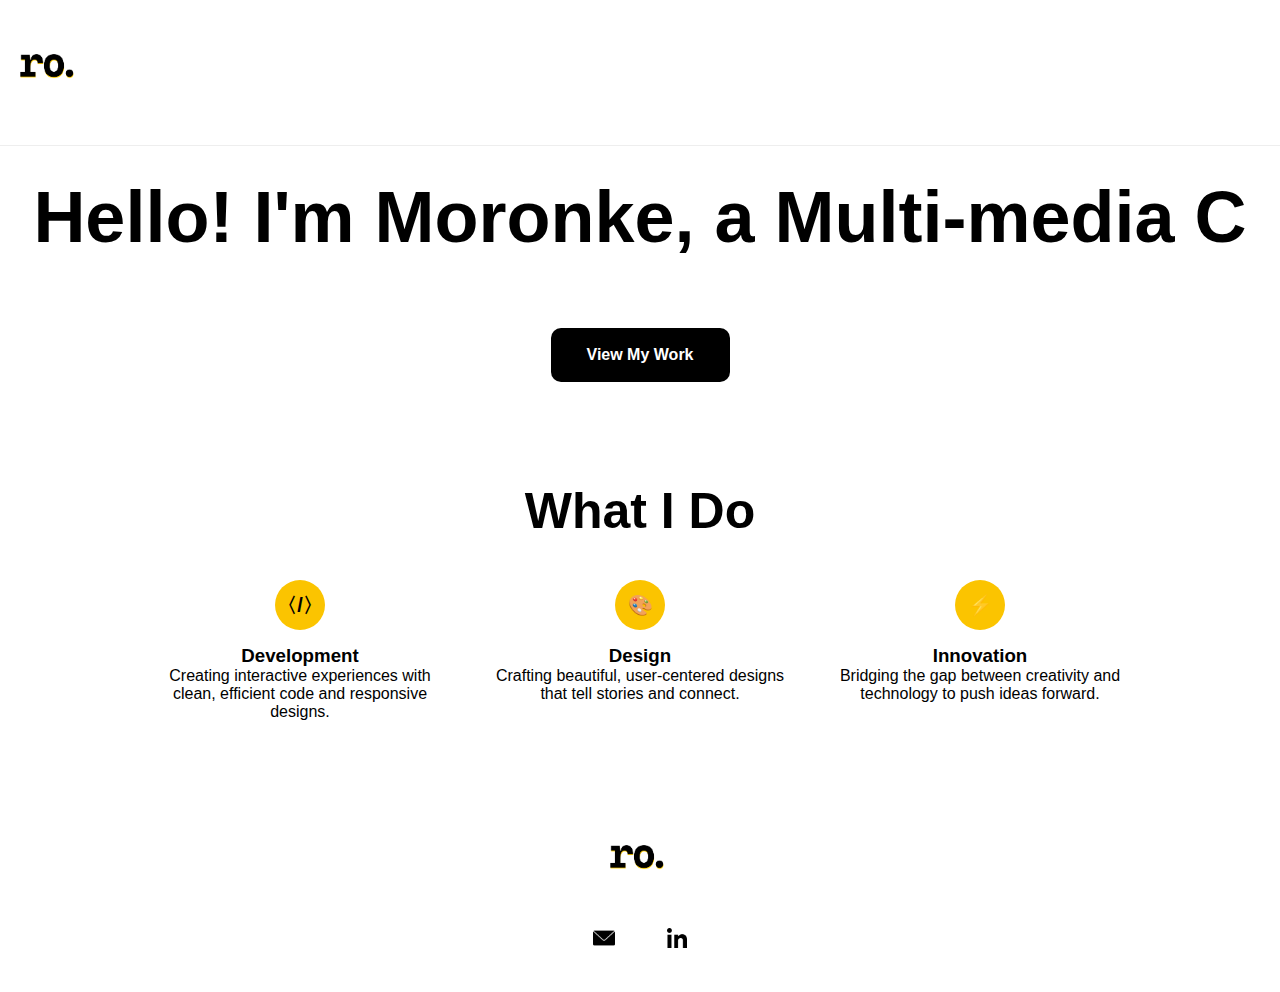
<file: index.html>
<!DOCTYPE html>
<html lang="en">
<head>
  <meta charset="UTF-8" />
  <meta name="viewport" content="width=device-width, initial-scale=1.0"/>
  <title>Moronke Portfolio</title>
  <link rel="stylesheet" href="stylesheet.css" />
  
<link href="https://fonts.googleapis.com/css2?family=Roboto:ital,wght@0,100..900;1,100..900&display=swap" rel="stylesheet">
</head>
<body>
    <header>
        <div class="Navbar">
            <a href="index.htmll" class="logo">
                <img src="logo ro-01.png" alt="logo" width="100"></a>

          <!-- Hamburger icon -->
    <div class="hamburger" onclick="toggleMenu()">☰</div>
             <nav id="navMenu">
        <ul>
            
          <li><a href="index.html" class="active">Home</a></li>
          <li><a href="projects.html">Works</a></li>
          <li><a href="aboutme.html">Profile</a></li>
        </ul>
      </nav>
        </div>
        
    
    </header>

    <section class="hero">
    <h1><span id="typing-text"></span></h1>
    <div class="hero-buttons">
      <a href="projects.html" class="btn primary">View My Work</a>
    </div>
  </section>

  <section class="what-i-do fade-in" id="whatIDo">
    <h2>What I Do</h2>
    <div class="services">
      <div class="service">
        <div class="icon">〈/〉</div>
        <h3>Development</h3>
        <p>Creating interactive experiences with clean, efficient code and responsive designs.</p>
      </div>
      <div class="service">
        <div class="icon">🎨</div>
        <h3>Design</h3>
        <p>Crafting beautiful, user-centered designs that tell stories and connect.</p>
      </div>
      <div class="service">
        <div class="icon">⚡</div>
        <h3>Innovation</h3>
        <p>Bridging the gap between creativity and technology to push ideas forward.</p>
      </div>
    </div>
  </section>

  <script>
  const text = "Hello! I'm Moronke, a Multi-media Creator. \nI code, I design. I bridge the gap between \nusers' experience and design.";
  const typingText = document.getElementById("typing-text");
  let i = 0;

  function type() {
    if (i < text.length) {
      // Convert newlines to <br> for display
      typingText.innerHTML += text.charAt(i) === "\n" ? "<br>" : text.charAt(i);
      i++;
      setTimeout(type, 20);
    }
  }

  window.onload = type;

  
  const fadeInSection = document.querySelector('.what-i-do');

  const observer = new IntersectionObserver((entries, observer) => {
    entries.forEach(entry => {
      if (entry.isIntersecting) {
        entry.target.classList.add('visible');
        observer.unobserve(entry.target);
      }
    });
  }, {
    threshold: 0.3
  });

  if (fadeInSection) {
    observer.observe(fadeInSection);
  }


   
 function toggleMenu() {
    const nav = document.getElementById("navMenu").querySelector("ul");
    nav.classList.toggle("active");
  }
</script>


</script>
</body>
<footer>
    <img src="IMG/logo ro-01.png" alt="logo" width="100" justify="center">
    <div class="footerlinks">
        <a href="rothecreative@ronkeoladesu.com" class="icon-circle"><img src="./IMG/mail_11913443.png" alt="mail me" width="22px"></a>
        <a href="https://www.linkedin.com/in/moronke-oladesu-759980ab/l" class="icon-circle"><img src="./IMG/social_16033280.png" alt="mail me" width="20px"></a></div>
        
  </footer>
</html>
</file>
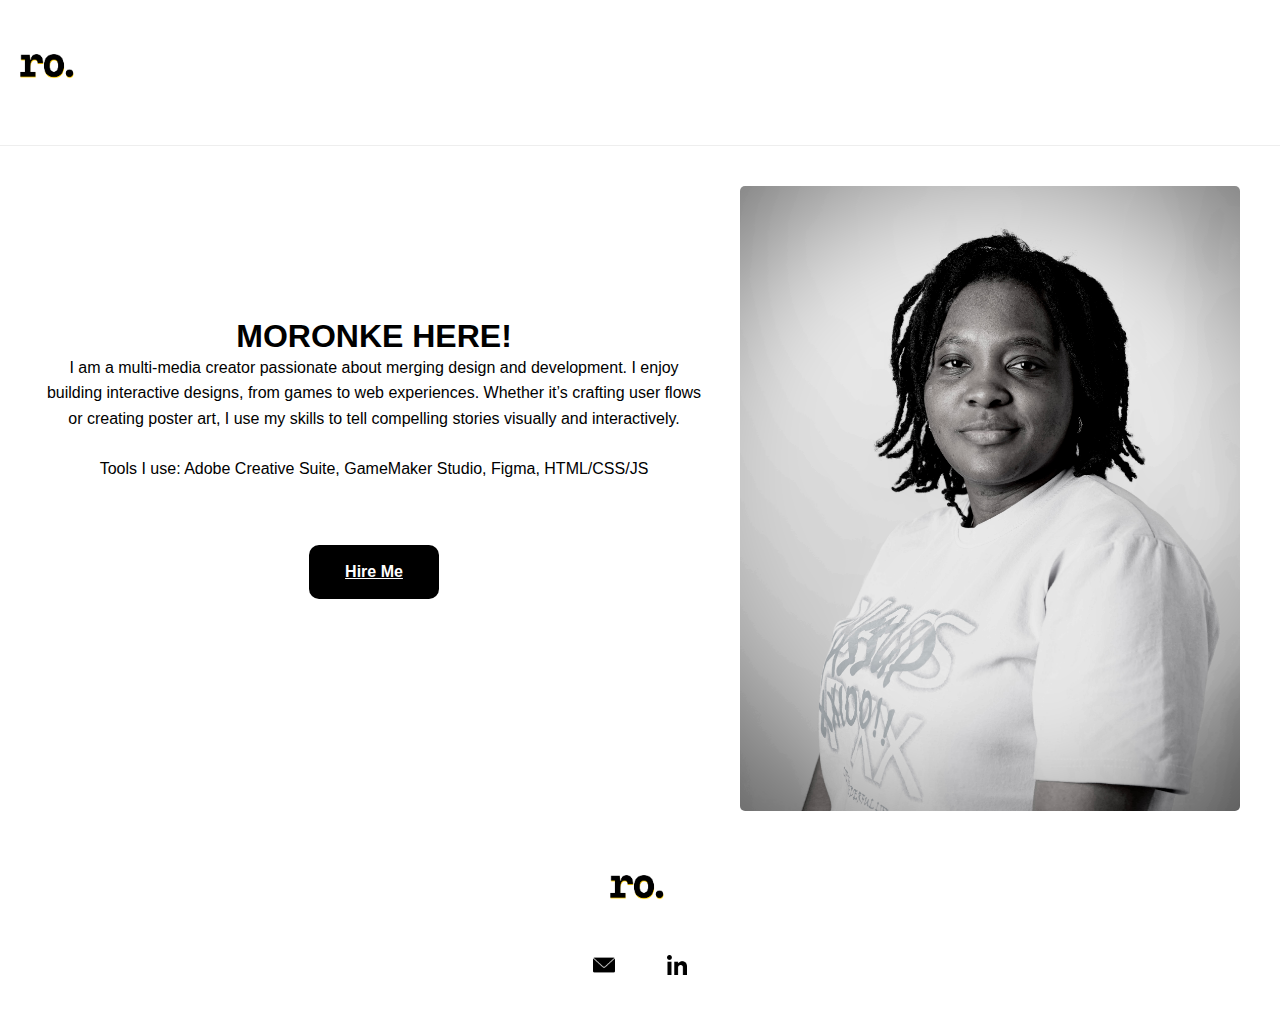
<file: aboutme.html>
<!DOCTYPE html>
<html lang="en">
<head>
  <meta charset="UTF-8" />
  <meta name="viewport" content="width=device-width, initial-scale=1.0"/>
  <title>Moronke Portfolio</title>
  <link rel="stylesheet" href="stylesheet.css" />
  
<link href="https://fonts.googleapis.com/css2?family=Roboto:ital,wght@0,100..900;1,100..900&display=swap" rel="stylesheet">
</head>
<body>
    <header>
        <div class="Navbar">
            <a href="index.html" class="logo">
                <img src="logo ro-01.png" alt="logo" width="100"></a>

          <!-- Hamburger icon -->
    <div class="hamburger" onclick="toggleMenu()">☰</div>
             <nav id="navMenu">
        <ul>
            
          <li><a href="index.html">Home</a></li>
          <li><a href="projects.html">Works</a></li>
          <li><a href="aboutme.html" class="active">Profile</a></li>
        </ul>
      </nav>
        </div>
        
    
    </header>

    <div class="bio-section">
        
    <div class="bio-text" >
        <h1>MORONKE HERE!</h1>
      <p>
         I am a multi-media creator passionate about merging design and development. I enjoy building interactive designs, from games to web experiences. Whether it’s crafting user flows or creating poster art, I use my skills to tell compelling stories visually and interactively.
      </p>
      <P>Tools I use: Adobe Creative Suite, GameMaker Studio, Figma, HTML/CSS/JS</P>
       <a href="https://acrobat.adobe.com/id/urn:aaid:sc:US:4737f949-27e6-424a-938a-6508f118a957" class="btn primary">Hire Me</a>
    </div>
    <div class="bio-image">
      <img src="portrait.jpg" alt="Designer portrait" width="100px">
    </div>
  </div>
  <script>
    function toggleMenu() {
    const nav = document.getElementById("navMenu").querySelector("ul");
    nav.classList.toggle("active");
  }
  </script>
</body>
<footer>
    <img src="IMG/logo ro-01.png" alt="logo" width="100" style="display: block; margin: 0 auto;">
    <div class="footerlinks">
        <a href="mailto:rothecreative@ronkeoladesu.com" class="icon-circle"><img src="./mail_11913443.png" alt="mail me" width="22px"></a>
        <a href="https://www.linkedin.com/in/moronke-oladesu-759980ab/l" class="icon-circle"><img src="./IMG/social_16033280.png" alt="mail me" width="20px"></a></div>
        
  </footer>
</html>

</body>
</file>
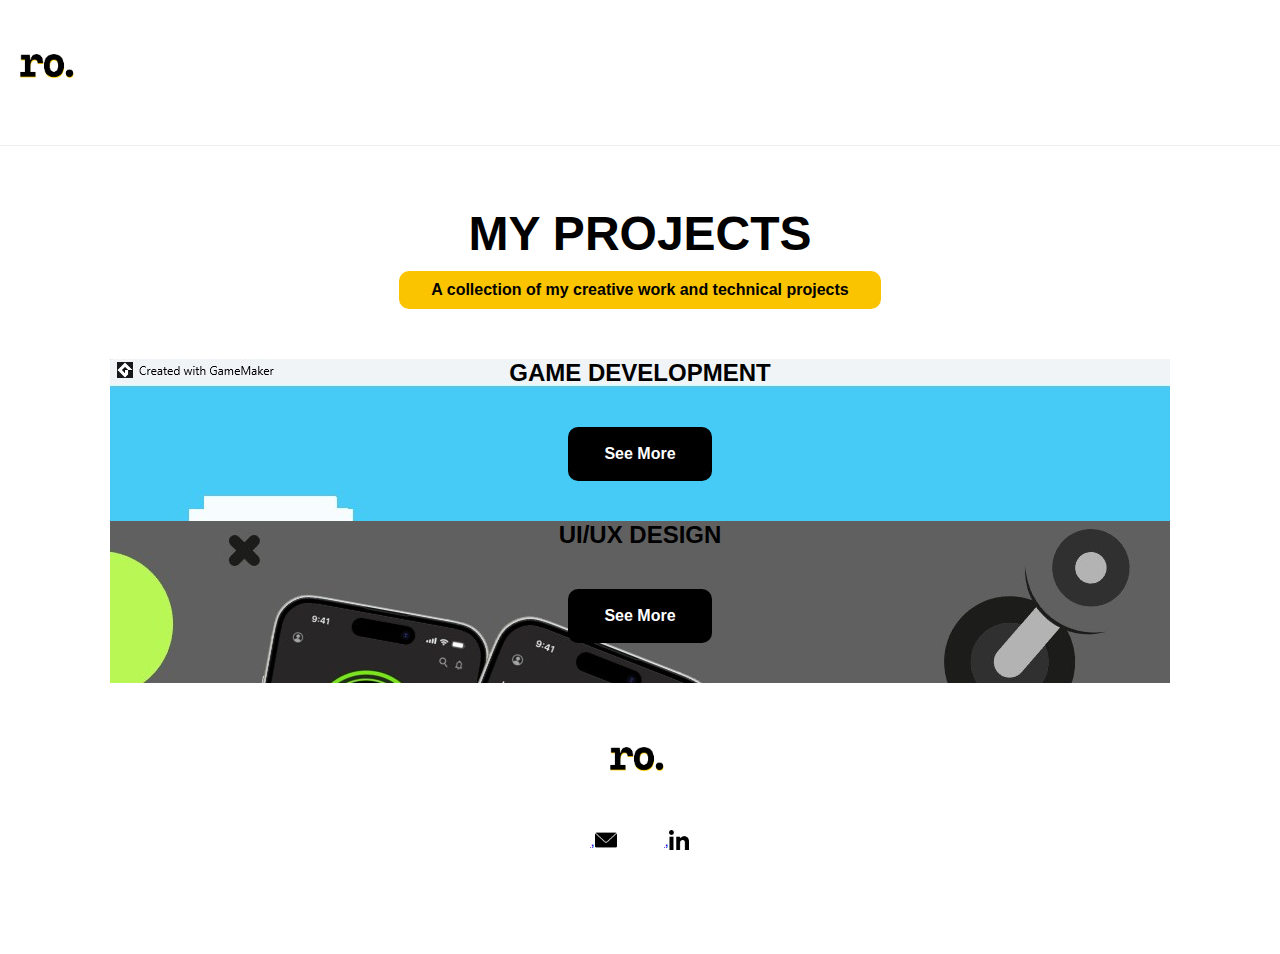
<file: projects.html>
<!DOCTYPE html>
<html lang="en">
<head>
  <meta charset="UTF-8" />
  <meta name="viewport" content="width=device-width, initial-scale=1.0"/>
  <title>Moronke Portfolio</title>
  <link rel="stylesheet" href="stylesheet.css" />
  <link rel="preconnect" href="https://fonts.googleapis.com">
<link rel="preconnect" href="https://fonts.gstatic.com" crossorigin>
<link href="https://fonts.googleapis.com/css2?family=Roboto:ital,wght@0,100..900;1,100..900&display=swap" rel="stylesheet">
</head>
<body>
    <header>
        <div class="Navbar">
            <a href="index.html" class="logo">
                <img src="logo ro-01.png" alt="logo" width="100"></a>

          <!-- Hamburger icon -->
    <div class="hamburger" onclick="toggleMenu()">☰</div>
             <nav id="navMenu">
        <ul>
            
          <li><a href="index.html" >Home</a></li>
          <li><a href="projects.html" class="active">Works</a></li>
          <li><a href="aboutme.html">Profile</a></li>
        </ul>
      </nav>
        </div>
        
    
    </header>
<section class="projects-section ">
    <h1>MY PROJECTS</h1>
    <p class="subheading">A collection of my creative work and technical projects</p>

    <section class="project-banner">
  <div class="project-overlay" style="background-image: url('game start.jpg');">
     <div class="dark-overlay"></div>
    <div class="project-content">
      <h2>GAME DEVELOPMENT</h2>
      <a href="#" class="btn primary">See More</a>
    </div>
  </div>

       <div class="project-overlay" style="background-image: url('BFITHEADLINE.jpg');">
          <div class="dark-overlay"></div>
    <div class="project-content">
      <h2>UI/UX DESIGN</h2>
      <a href="#" class="btn primary">See More</a>
    </div>
  </div>
</section>

<script>
 onst cards = document.querySelectorAll('.project-overlay');

  const observer = new IntersectionObserver((entries, observer) => {
    entries.forEach(entry => {
      if (entry.isIntersecting) {
        entry.target.classList.add('visible');
        observer.unobserve(entry.target); // Only fade in once
      }
    });
  }, {
    threshold: 0.1
  });

  cards.forEach(card => observer.observe(card));

  
  function toggleMenu() {
    const nav = document.getElementById("navMenu").querySelector("ul");
    nav.classList.toggle("active");
  }
</script>
 
</body>
<footer>
    <img src="IMG/logo ro-01.png" alt="logo" width="100" justify="center">
    <div class="footerlinks">
        <a href="index.html" class="icon-circle">,<img src="./IMG/mail_11913443.png" alt="mail me" width="22px"></a>
        <a href="index.html" class="icon-circle">,<img src="./IMG/social_16033280.png" alt="mail me" width="20px"></a></div>
        
  </footer>
</html>

</body>
</file>
<file: stylesheet.css>
body {
      margin: 0;
     
      color: #000000;
      font-family: 'SORA', sans-serif;
      text-align: center;
    }



.Navbar {
  width: 90%;
  max-width: 1200px;

  display: flex;
  justify-content: space-between;
  align-items: center;
  gap: 1700px
}


nav ul {
  list-style: none;
  display: flex;
  gap: 20px;
  
}

nav ul li a {
  text-decoration: none;
  color: #000;
  font-weight: 500;
  position: fixed;
  
}

nav ul li a.active::after {
  content: "";
  position: absolute;
  left: 0;
  bottom: -5px;
  width: 100%;
  height: 2px;
  background: #fbc400;
}


* Hero Section */
.hero {
  text-align: center;
  padding: 80px 20px;
}

.hero .intro {
  text-transform: uppercase;
  font-size: 14px;
  margin-bottom: 10px;
}

.hero h1 {
  font-size: 4.5rem;
  font-weight: 750;
  margin-top: 30px;
  margin-bottom: 20px;
  display: inline-block;
}

.highlight {
  
 margin-top: -20px;
  display: inline-block;
  font-weight: 100;
  font-size: 24px;
  border-radius: 6px;
  margin-bottom: 30px;
}

.hero-buttons {
  margin-top: 10px;
}

.btn {
  text-decoration: none;
  padding: 10px 20px;
  border-radius: 4px;
  font-weight: 600;
  margin: 0 10px;
  display:inline-block
}

.btn.primary {
  background-color: #000000;
        color: rgb(255, 255, 255);
        padding: 18px 36px;
        border: none;
        margin: 40px 0;
        cursor: pointer;
        border-radius: 10px;
}

.btn.primary:hover {
  background-color: #fbc400;  /* You can change this to your brand color */
  color: #000000;
  transform: scale(1.05);
  box-shadow: 0 4px 12px rgba(0, 0, 0, 0.3);}

.btn.secondary {
  border: 2px solid #000;
  color: #000;
}

#startBtn:hover {
  background: #fbc400;
  color: black;
}

/* What I Do */
.what-i-do {
 
  padding: 60px 20px;
  text-align: center;
}

.what-i-do h2 {
  font-size: 50px;
  font-weight: 800;
  margin-bottom: 40px;
}

.services {
  display: flex;
  flex-wrap: wrap;
  justify-content: center;
  gap: 40px;
}

.service {
  max-width: 300px;
  text-align: center;
}

.icon {
  background-color: #fbc400;
  width: 50px;
  height: 50px;
  display: inline-flex;
  justify-content: center;
  align-items: center;
  font-size: 20px;
  font-weight: bold;
  border-radius: 50%;
  margin-bottom: 15px;
}

footer {
    
      padding: 30px;
      font-size: 15px;
      text-align: center;
      color: #888;
    }
.footerlinks {
  display: flex;
  justify-content: center;
  gap: 25px;
}


.icon-circle {
  display: flex;
  align-items: center;
  justify-content: center;
  width: 48px;
  height: 48px;
  border-radius: 50%;
  transition: background-color 0.3s ease, transform 0.3s ease;
}

.icon-circle:hover {
  background-color: #fbc400; /* LinkedIn Blue or change as needed */
  transform: scale(1.1);
}

.icon-circle:hover img {
  filter: brightness(0) invert(1); /* Makes icons white */
}



/**PROJECTS SECTION **/
* {
  margin: 0;
  padding: 0;
  box-sizing: border-box;
}



/* Navigation */
header {
  padding: 20px 0;
  border-bottom: 1px solid #eee;
  background: #fff;
}

.container.nav {
  width: 90%;
  max-width: 1100px;
  margin: auto;
  display: flex;
  justify-content: space-between;
  align-items: center;
}

.logo {
  font-weight: 700;
  font-size: 18px;
}

nav ul {
  list-style: none;
  display: flex;
  gap: 20px;
}

nav ul li a {
  text-decoration: none;
  color: #000;
  font-weight: 500;
  position: relative;
}

nav ul li a.active::after {
  content: "";
  position: absolute;
  left: 0;
  bottom: -5px;
  width: 100%;
  height: 2px;
  background: #fbc400;
}

/* Projects Section */
.projects-section {
  padding: 60px 20px;
  max-width: 1100px;
  margin: auto;
 
}

.projects-section h1 {
  font-size: 3rem;
  font-weight: 900;
  text-align: center;
  margin-bottom: 10px;
}

.projects-section .subheading {
  text-align: center;
  background-color: #fbc400;
  display: inline-block;
  padding: 10px 32px;
  margin: 0 auto 50px auto;
  border-radius: 10px;
  font-weight: 600;
}

/* Project Cards */
/* PROJECT CARD BASE STYLING (adjust as needed) */
.project-card {
    flex: 1 1 400px;     /* Start at 400px wide */
  min-height: 250px;   /* Minimum height */
  background: #f3f3f3;
  padding: 2rem;     
  display: flex;
  flex-wrap: wrap;
  margin: 2rem 0;
  gap: 10rem;
  opacity: 1;
  transform: translateY(30px);
  transition: opacity 1s ease, transform 1s ease;
}

/* FADE-IN EFFECT WHEN VISIBLE */
.project-card.visible {
  opacity: 1;
  transform: translateY(0);
}

/* HOVER ENLARGE EFFECT */
.project-card:hover {
  transform: scale(1.02);
  box-shadow: 0 8px 20px rgba(0, 0, 0, 0.15);
  transition: transform 0.3s ease, box-shadow 0.3s ease;
}



.project-info {
  flex: 1;
  min-width: 300px;
}

.project-card img {
 
  border-radius: 8px;
}
.project-info .tag {
  background: #fbc400;
  font-weight: bold;
  padding: 5px 10px;
  border-radius: 4px;
  display: inline-block;
  margin-bottom: 10px;
}


.project-info h2 {
  margin: 10px 0;
  font-size: 1.8rem;
}

.project-info p {
  margin: 10px 0;
}

.tags span {
  display: inline-block;
  background: #eee;
  padding: 6px 10px;
  border-radius: 4px;
  font-size: 14px;
  margin: 5px 5px 5px 0;
}

.buttons {
  margin-top: 15px;
}

.btn {
  text-decoration: none;
  padding: 10px 16px;
  border-radius: 4px;
  font-weight: 600;
  margin-right: 10px;
  display: inline-block;
}


/*aboutmepage*/
.bio-section {
      display: flex;
      flex-wrap: wrap;
      align-items: center;
      justify-content: space-between;
      max-width: 1200px;
      margin: 0 auto;
      gap: 2rem;
      margin-top: 0;
    }

    .bio-text {
      flex: 1;
      min-width: 300px;
    }

    .bio-text p {
      font-size: 1rem;
      line-height: 1.6;
      margin-bottom: 1.5rem;
    }

    .bio-text a {
      color: #000;
      text-decoration: underline;
      margin-right: 10px;
    }

    .bio-image {
      flex: 1;
      margin-top: 40PX;
      min-width: 300px;
      max-width: 500px;
    }

    .bio-image img {
      width: 100%;
      height: auto;
      display: block;
      border-radius: 5px;
    }

    @media (max-width: 768px) {
      .bio-section {
        flex-direction: column;
        text-align: center;
      }

      .bio-text a {
        display: inline-block;
        margin-bottom: 0.5rem;
      }
    }

/*Animation */

.fade-in {
  opacity: 0;
  transform: translateY(30px);
  transition: opacity 1s ease-out, transform 1s ease-out;
}

.fade-in.visible {
  opacity: 1;
  transform: translateY(0);
}
</file>
